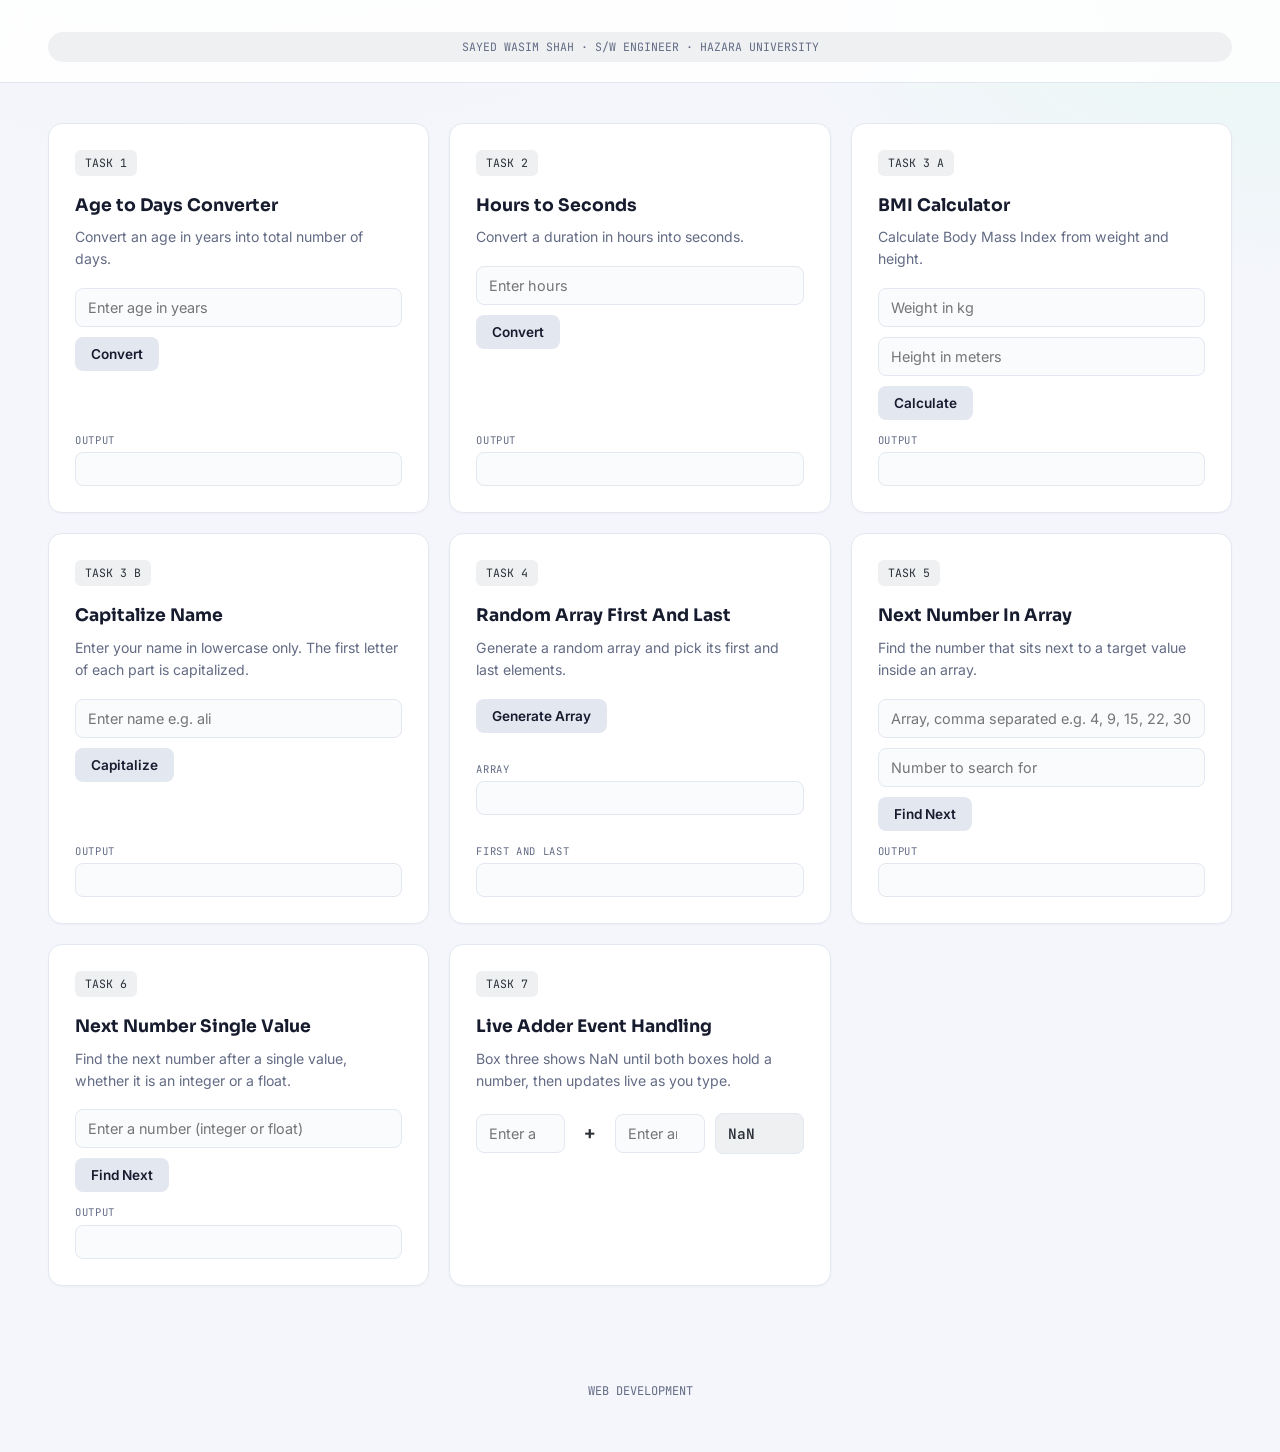
<file: index.html>
<!DOCTYPE html>
<html lang="en">
<head>
<meta charset="UTF-8">
<meta name="viewport" content="width=device-width, initial-scale=1.0">



<link rel="preconnect" href="https://fonts.googleapis.com">
<link rel="preconnect" href="https://fonts.gstatic.com" crossorigin>

<link href="https://fonts.googleapis.com/css2?family=Sora:wght@500;600;700;800&family=Inter:wght@400;500;600&family=JetBrains+Mono:wght@400;500&display=swap" rel="stylesheet">

<link rel="stylesheet" href="style.css">
</head>

<body>

<header class="topbar" id="topbar">

  <div class="brand">
    
    
  </div>



  <div class="meta">
      SAYED WASIM SHAH · S/W ENGINEER · HAZARA UNIVERSITY
  </div>

</header>


<main class="cards">


  <!-- TASK 1 -->
  <section class="card" id="task1">

    <div class="card__top">
      <span class="card__no">TASK 1</span>
    </div>

    <h3>Age to Days Converter</h3>

    <p>
      Convert an age in years into total number of days.
    </p>

    <input
      type="number"
      id="ageInput"
      placeholder="Enter age in years"
      min="0"
      step="any"
    >

    <button id="ageBtn">
      <span class="btn__label">Convert</span>
    </button>

    <div class="result" id="ageOutput">
      <span class="result-label">Output</span>
      <span class="result-value is-empty"></span>
    </div>

  </section>


  <!-- TASK 2 -->
  <section class="card" id="task2">

    <div class="card__top">
      <span class="card__no">TASK 2</span>
    </div>

    <h3>Hours to Seconds</h3>

    <p>
      Convert a duration in hours into seconds.
    </p>

    <input
      type="number"
      id="hoursInput"
      placeholder="Enter hours"
      min="0"
      step="any"
    >

    <button id="hoursBtn">
      <span class="btn__label">Convert</span>
    </button>

    <div class="result" id="hoursOutput">
      <span class="result-label">Output</span>
      <span class="result-value is-empty"></span>
    </div>

  </section>


  <!-- TASK 5 -->
  <section class="card" id="task5">

    <div class="card__top">
      <span class="card__no">TASK 3 A </span>
    </div>

    <h3>BMI Calculator</h3>

    <p>
      Calculate Body Mass Index from weight and height.
    </p>

    <input
      type="number"
      id="weightInput"
      placeholder="Weight in kg"
      min="0"
      step="any"
    >

    <input
      type="number"
      id="heightInput"
      placeholder="Height in meters"
      min="0"
      step="any"
    >

    <button id="bmiBtn">
      <span class="btn__label">Calculate</span>
    </button>

    <div class="result" id="bmiOutput">
      <span class="result-label">Output</span>
      <span class="result-value is-empty"></span>
    </div>

  </section>


  <!-- TASK 4 -->
  <section class="card" id="task4">

    <div class="card__top">
      <span class="card__no">TASK 3 B</span>
    </div>

    <h3>Capitalize Name</h3>

    <p>
      Enter your name in lowercase only. The first letter of each part is capitalized.
    </p>

    <input
      type="text"
      id="nameInput"
      placeholder="Enter name e.g. ali"
    >

    <button id="nameBtn">
      <span class="btn__label">Capitalize</span>
    </button>

    <div class="result" id="nameOutput">
      <span class="result-label">Output</span>
      <span class="result-value is-empty"></span>
    </div>

  </section>


  <!-- TASK 6 -->
  <section class="card" id="task6">

    <div class="card__top">
      <span class="card__no">TASK 4 </span>
    </div>

    <h3>Random Array First And Last</h3>

    <p>
      Generate a random array and pick its first and last elements.
    </p>

    <button id="genArrayBtn">
      <span class="btn__label">Generate Array</span>
    </button>

    <div class="result" id="genArrayOutput">
      <span class="result-label">Array</span>
      <span class="result-value is-empty"></span>
    </div>

    <div class="result" id="endsOutput">
      <span class="result-label">First And Last</span>
      <span class="result-value is-empty"></span>
    </div>

  </section>


  <!-- TASK 3A -->
  <section class="card" id="task3">

    <div class="card__top">
      <span class="card__no">TASK 5</span>
    </div>

    <h3>Next Number In Array</h3>

    <p>
      Find the number that sits next to a target value inside an array.
    </p>

    <input
      type="text"
      id="arrayInput"
      placeholder="Array, comma separated e.g. 4, 9, 15, 22, 30"
    >

    <input
      type="number"
      id="arrayTarget"
      placeholder="Number to search for"
      step="any"
    >

    <button id="arrayBtn">
      <span class="btn__label">Find Next</span>
    </button>

    <div class="result" id="arrayOutput">
      <span class="result-label">Output</span>
      <span class="result-value is-empty"></span>
    </div>

  </section>


  <!-- TASK 3B -->
  <section class="card" id="task3b">

    <div class="card__top">
      <span class="card__no">TASK 6 </span>
    </div>

    <h3>Next Number Single Value</h3>

    <p>
      Find the next number after a single value, whether it is an integer or a float.
    </p>

    <input
      type="number"
      id="singleInput"
      placeholder="Enter a number (integer or float)"
      step="any"
    >

    <button id="singleBtn">
      <span class="btn__label">Find Next</span>
    </button>

    <div class="result" id="singleOutput">
      <span class="result-label">Output</span>
      <span class="result-value is-empty"></span>
    </div>

  </section>


  <!-- TASK 7 -->
  <section class="card" id="task7">

    <div class="card__top">
      <span class="card__no">TASK 7</span>
    </div>

    <h3>Live Adder Event Handling</h3>

    <p>
      Box three shows NaN until both boxes hold a number, then updates live as you type.
    </p>

    <div class="triplet">

      <input
        type="number"
        id="box1"
        placeholder="Enter any number"
      >

      <span class="triplet__op">+</span>

      <input
        type="number"
        id="box2"
        placeholder="Enter any number"
      >

      <input
        type="text"
        id="box3"
        placeholder="NaN"
        readonly
      >

    </div>

  </section>

</main>


<footer class="pagefoot" id="about">

  <p>
    WEB DEVELOPMENT
  </p>

</footer>


<script src="script.js"></script>


<script>

const topbar = document.getElementById("topbar");

window.addEventListener("scroll", () => {

  topbar.classList.toggle(
    "is-scrolled",
    window.scrollY > 8
  );

});


const cards = document.querySelectorAll(".card");

const io = new IntersectionObserver((entries) => {

  entries.forEach((entry) => {

    if (entry.isIntersecting) {

      entry.target.classList.add("is-visible");

      io.unobserve(entry.target);

    }

  });

}, {
  threshold: 0.12
});


cards.forEach((card) => io.observe(card));

</script>

</body>
</html>
</file>
<file: style.css>
:root{
  --bg:#f4f6fb;
  --surface:#ffffff;
  --border:#e3e7f0;
  --ink:#161b2e;
  --ink-dim:#636b85;
  --indigo:#2b3038;
  --indigo-soft:#eef0f2;
  --teal:#0fa88a;
  --error:#d8455b;
  --radius:14px;
}

*{
  box-sizing:border-box;
}

html{
  scroll-behavior:smooth;
}

body{
  margin:0;
  background:
    radial-gradient(
      1100px 500px at 15% -10%,
      #f0f1f4 0%,
      transparent 60%
    ),
    radial-gradient(
      900px 500px at 100% 0%,
      #e8f8f4 0%,
      transparent 55%
    ),
    var(--bg);

  font-family:'Inter',sans-serif;
  color:var(--ink);
  line-height:1.55;
}

h3{
  font-family:'Sora',sans-serif;
  margin:0 0 8px;
  font-size:1.08rem;
}

code{
  font-family:'JetBrains Mono',monospace;
  background:var(--indigo-soft);
  color:var(--indigo);
  padding:0.1em 0.4em;
  border-radius:4px;
}


/* NAVBAR */

.topbar{
  display:flex;
  justify-content:space-between;
  align-items:center;

  padding:20px 48px;

  border-bottom:1px solid var(--border);

  background:rgba(255,255,255,0.85);

  backdrop-filter:blur(10px);
  -webkit-backdrop-filter:blur(10px);

  flex-wrap:wrap;
  gap:12px;

  position:sticky;
  top:0;
  z-index:10;

  transition:box-shadow 0.25s ease;
}

.topbar.is-scrolled{
  box-shadow:0 6px 20px rgba(22,27,46,0.06);
}

.brand{
  display:flex;
  align-items:center;
  gap:10px;

  font-family:'Sora',sans-serif;
  font-weight:700;
  font-size:1.05rem;
}

.brand__dot{
  width:10px;
  height:10px;
  border-radius:3px;
  background:var(--indigo);
}

.topbar__nav{
  display:flex;
  gap:28px;

  font-size:0.88rem;
  color:var(--ink-dim);
  font-weight:500;
}

.topbar__nav a{
  text-decoration:none;
  color:inherit;
}

.topbar__nav a.active,
.topbar__nav a:hover{
  color:var(--indigo);
  font-weight:600;
}

.meta{
  width: 100%;
  text-align: center;
  margin: 0 auto;
  font-family:'JetBrains Mono',monospace;

  font-size:0.72rem;

  color:var(--ink-dim);

  background:var(--indigo-soft);

  padding:6px 12px;

  border-radius:20px;

  white-space:nowrap;
  
}


/* CARD GRID */

.cards{
  padding:40px 48px 60px;

  display:grid;

  grid-template-columns:repeat(3,1fr);

  gap:20px;

  align-items:stretch;
}

.card{
  background:var(--surface);

  border:1px solid var(--border);

  border-radius:var(--radius);

  padding:26px;

  box-shadow:0 1px 2px rgba(22,27,46,0.03);

  display:flex;
  flex-direction:column;

  min-height:280px;

  transition:
    box-shadow 0.2s ease,
    transform 0.2s ease,
    border-color 0.2s ease;

  opacity:0;
  transform:translateY(16px);
}

.card.is-visible{
  animation:cardIn 0.5s cubic-bezier(.2,.7,.3,1) forwards;
}

@keyframes cardIn{

  to{
    opacity:1;
    transform:translateY(0);
  }

}

.card:hover{
  box-shadow:0 10px 24px rgba(22,27,46,0.08);

  transform:translateY(-3px);

  border-color:#d3d9e6;
}

.card.is-visible:hover{
  transform:translateY(-3px);
}


.card__top{
  display:flex;

  justify-content:space-between;
  align-items:flex-start;

  margin-bottom:16px;
}

.card__no{
  font-family:'JetBrains Mono',monospace;

  font-size:0.72rem;

  color:var(--indigo);

  background:var(--indigo-soft);

  padding:4px 10px;

  border-radius:6px;
}

.card__icon{
  width:22px;
  height:22px;

  color:var(--ink-dim);

  flex-shrink:0;
}


/* INPUTS */

.card input{
  width:100%;

  border:1px solid var(--border);

  background:#fafbfd;

  border-radius:8px;

  padding:10px 12px;

  font-family:'Inter',sans-serif;

  font-size:0.9rem;

  margin-bottom:10px;

  color:var(--ink);

  transition:
    border-color 0.2s ease,
    box-shadow 0.2s ease;
}

.card input:focus{
  outline:none;

  border-color:var(--indigo);

  box-shadow:
    0 0 0 3px var(--indigo-soft);
}

.card input[readonly]{
  background:var(--indigo-soft);

  color:var(--indigo);

  font-family:'JetBrains Mono',monospace;

  font-weight:600;

  cursor:default;
}


/* TEXT */

.card p{
  font-size:0.88rem;

  color:var(--ink-dim);

  margin:0 0 18px;
}


/* BUTTON */

.card button{
  align-self:flex-start;

  display:inline-flex;

  align-items:center;

  gap:8px;

  background:#e3e7f0;

  color:var(--ink);

  border:none;

  padding:9px 16px;

  border-radius:8px;

  font-family:'Inter',sans-serif;

  font-weight:600;

  font-size:0.85rem;

  cursor:pointer;

  position:relative;

  overflow:hidden;

  transition:
    background 0.2s ease,
    transform 0.15s ease,
    box-shadow 0.2s ease;
}

.btn__arrow{
  display:none !important;
}

.btn__label{
  position:relative;
  z-index:1;
}

.card button:hover{
  background:#d3d8e4;

  transform:translateY(-2px);

  box-shadow:
    0 6px 14px rgba(43,48,56,0.15);
}

.card button:active{
  transform:translateY(0) scale(0.97);

  box-shadow:
    0 2px 6px rgba(43,48,56,0.12);
}


/* RESULT */

.result{
  margin-top:auto;

  padding-top:12px;

  border-top:none !important;

  min-height:1.3em;
}

.result-label{
  display:block;

  font-family:'JetBrains Mono',monospace;

  font-size:0.66rem;

  color:var(--ink-dim);

  text-transform:uppercase;

  letter-spacing:0.06em;

  margin-bottom:4px;
}

.result-value{
  display:block;

  font-family:'JetBrains Mono',monospace;

  font-size:0.85rem;

  color:var(--teal);

  word-break:break-word;

  border-radius:6px;

  min-height:34px;

  padding:8px 10px;

  background:#fafbfd;

  border:1px solid var(--border) !important;
}



.result-value.is-empty{
  min-height:34px;

  border:1px solid var(--border) !important;

  border-radius:8px;

  background:#fafbfd;
}

.result-value.is-error{
  color:var(--error);
}


/* TASK 7 */

.triplet{
  display:grid;

  grid-template-columns:
    minmax(0,1fr)
    30px
    minmax(0,1fr)
    minmax(0,1fr);

  align-items:center;

  gap:10px;

  margin-top:4px;
}

.triplet input{
  width:100%;

  margin-bottom:0;
}

.triplet__op{
  display:flex;

  align-items:center;
  justify-content:center;

  font-family:'JetBrains Mono',monospace;

  font-size:1.2rem;

  color:var(--indigo);

  font-weight:600;
}


/* FOOTER */

.pagefoot{
  text-align:center;

  padding:24px 20px 40px;
}

.pagefoot p{
  font-family:'JetBrains Mono',monospace;

  font-size:0.75rem;

  color:var(--ink-dim);
}


/* RESPONSIVE */

@media (max-width:960px){

  .cards{
    grid-template-columns:repeat(2,1fr);
  }

  .triplet{
    grid-template-columns:1fr 30px 1fr 1fr;
  }

}


@media (max-width:640px){

  .topbar{
    padding:16px 20px;
  }

  .topbar__nav{
    gap:16px;
  }

  .cards{
    grid-template-columns:1fr;

    padding:24px 20px 40px;
  }

  .triplet{
    grid-template-columns:1fr;
    gap:8px;
  }

  .triplet__op{
    height:20px;
  }

}


/* REDUCE MOTION */

@media (prefers-reduced-motion:reduce){

  .card,
  .card button,
  .card input{
    transition:none;
  }

  .card:hover{
    transform:none;
  }

  .card{
    animation:none !important;

    opacity:1;

    transform:none;
  }

  }
</file>
